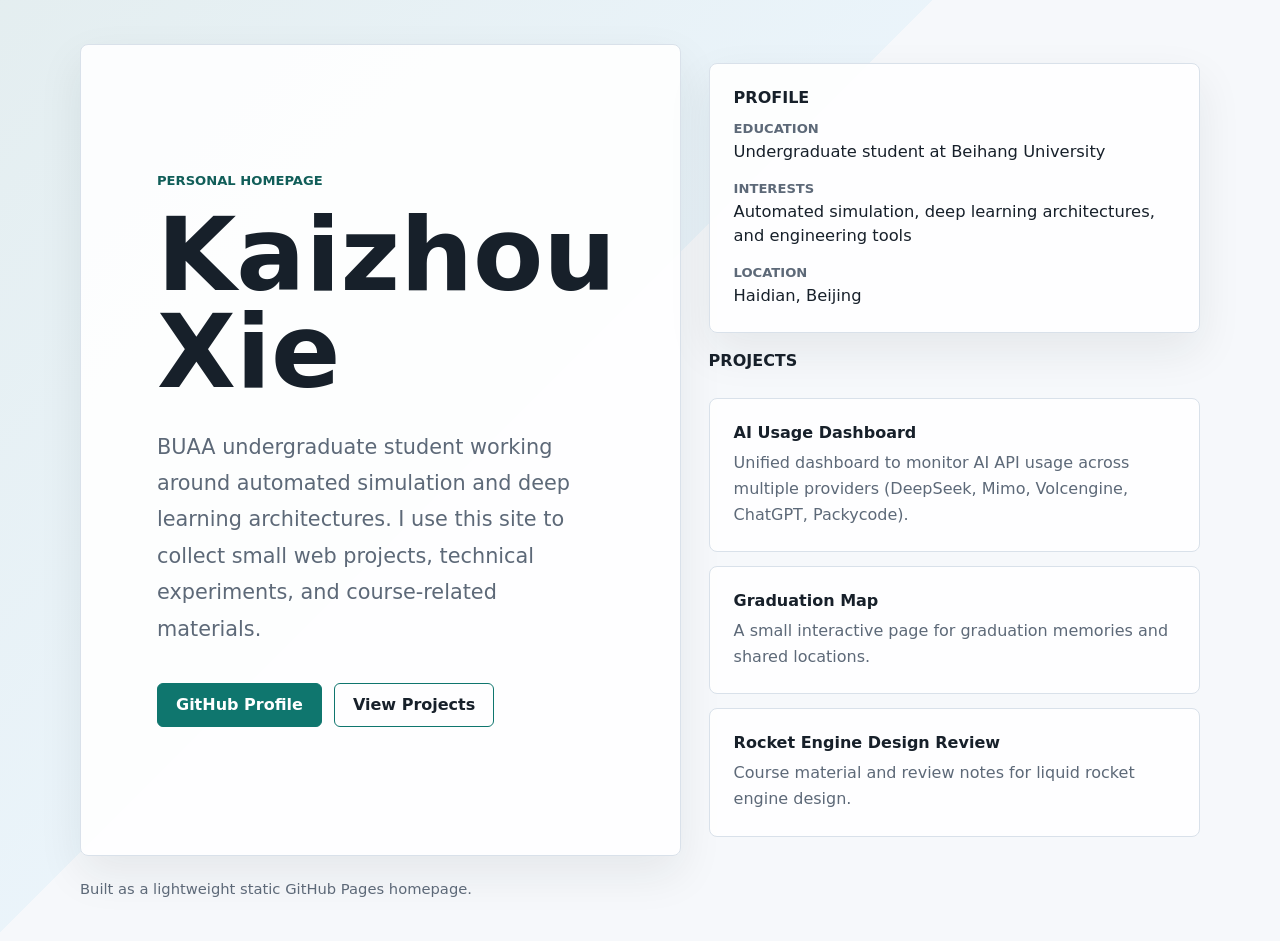
<file: index.html>
<!DOCTYPE html>
<html lang="en">
<head>
  <meta charset="utf-8">
  <meta name="viewport" content="width=device-width, initial-scale=1">
  <title>Kaizhou Xie | Personal Homepage</title>
  <meta name="description" content="Personal homepage of Kaizhou Xie, a BUAA undergraduate student interested in automated simulation and deep learning architectures.">
  <style>
    :root {
      color-scheme: light;
      --bg: #f6f8fb;
      --surface: #ffffff;
      --text: #17202a;
      --muted: #5d6978;
      --line: #d9e1ea;
      --accent: #0f766e;
      --accent-strong: #115e59;
      --shadow: 0 18px 45px rgba(23, 32, 42, 0.08);
    }

    * {
      box-sizing: border-box;
    }

    body {
      margin: 0;
      min-height: 100vh;
      font-family: Inter, ui-sans-serif, system-ui, -apple-system, BlinkMacSystemFont, "Segoe UI", sans-serif;
      color: var(--text);
      background:
        linear-gradient(135deg, rgba(15, 118, 110, 0.08), rgba(14, 165, 233, 0.05) 42%, transparent 42%),
        var(--bg);
    }

    a {
      color: inherit;
      text-decoration: none;
    }

    .page {
      width: min(1120px, calc(100% - 40px));
      margin: 0 auto;
      padding: 44px 0;
    }

    .hero {
      display: grid;
      grid-template-columns: minmax(0, 1.1fr) minmax(300px, 0.9fr);
      gap: 28px;
      align-items: stretch;
      min-height: calc(100vh - 88px);
    }

    .intro,
    .panel,
    .project-card {
      background: rgba(255, 255, 255, 0.9);
      border: 1px solid var(--line);
      box-shadow: var(--shadow);
    }

    .intro {
      display: flex;
      flex-direction: column;
      justify-content: center;
      min-height: 560px;
      padding: clamp(32px, 6vw, 76px);
      border-radius: 8px;
    }

    .eyebrow {
      margin: 0 0 18px;
      color: var(--accent-strong);
      font-size: 0.82rem;
      font-weight: 700;
      letter-spacing: 0;
      text-transform: uppercase;
    }

    h1 {
      margin: 0;
      max-width: 760px;
      font-size: clamp(3rem, 8vw, 6.5rem);
      line-height: 0.95;
      letter-spacing: 0;
    }

    .summary {
      max-width: 680px;
      margin: 28px 0 0;
      color: var(--muted);
      font-size: clamp(1.05rem, 2vw, 1.3rem);
      line-height: 1.75;
    }

    .actions {
      display: flex;
      flex-wrap: wrap;
      gap: 12px;
      margin-top: 36px;
    }

    .button {
      display: inline-flex;
      align-items: center;
      justify-content: center;
      min-height: 44px;
      padding: 0 18px;
      border: 1px solid var(--accent);
      border-radius: 6px;
      font-weight: 700;
      transition: transform 160ms ease, background 160ms ease, color 160ms ease;
    }

    .button.primary {
      color: #ffffff;
      background: var(--accent);
    }

    .button:hover {
      transform: translateY(-1px);
    }

    .side {
      display: grid;
      gap: 18px;
      align-content: center;
    }

    .panel,
    .project-card {
      border-radius: 8px;
      padding: 24px;
    }

    .panel h2,
    .projects h2 {
      margin: 0 0 14px;
      font-size: 1rem;
      letter-spacing: 0;
      text-transform: uppercase;
    }

    .facts {
      display: grid;
      gap: 16px;
      margin: 0;
    }

    .fact {
      display: grid;
      gap: 4px;
    }

    .fact dt {
      color: var(--muted);
      font-size: 0.82rem;
      font-weight: 700;
      text-transform: uppercase;
    }

    .fact dd {
      margin: 0;
      font-size: 1.02rem;
      line-height: 1.5;
    }

    .projects {
      display: grid;
      gap: 14px;
    }

    .project-card {
      display: grid;
      gap: 8px;
      box-shadow: none;
      transition: border-color 160ms ease, transform 160ms ease;
    }

    .project-card:hover {
      border-color: var(--accent);
      transform: translateY(-1px);
    }

    .project-title {
      font-weight: 800;
    }

    .project-card p {
      margin: 0;
      color: var(--muted);
      line-height: 1.6;
    }

    footer {
      padding-top: 24px;
      color: var(--muted);
      font-size: 0.92rem;
    }

    @media (max-width: 840px) {
      .page {
        width: min(100% - 28px, 680px);
        padding: 20px 0;
      }

      .hero {
        grid-template-columns: 1fr;
        min-height: 0;
      }

      .intro {
        min-height: auto;
        padding: 34px 24px;
      }

      h1 {
        font-size: clamp(2.8rem, 17vw, 5rem);
      }
    }
  </style>
</head>
<body>
  <main class="page">
    <section class="hero" aria-label="Personal introduction">
      <div class="intro">
        <p class="eyebrow">Personal Homepage</p>
        <h1>Kaizhou Xie</h1>
        <p class="summary">
          BUAA undergraduate student working around automated simulation and deep learning architectures.
          I use this site to collect small web projects, technical experiments, and course-related materials.
        </p>
        <div class="actions" aria-label="Profile links">
          <a class="button primary" href="https://github.com/Hab1nA" target="_blank" rel="noreferrer">GitHub Profile</a>
          <a class="button" href="#projects">View Projects</a>
        </div>
      </div>

      <aside class="side" aria-label="Profile details">
        <section class="panel">
          <h2>Profile</h2>
          <dl class="facts">
            <div class="fact">
              <dt>Education</dt>
              <dd>Undergraduate student at Beihang University</dd>
            </div>
            <div class="fact">
              <dt>Interests</dt>
              <dd>Automated simulation, deep learning architectures, and engineering tools</dd>
            </div>
            <div class="fact">
              <dt>Location</dt>
              <dd>Haidian, Beijing</dd>
            </div>
          </dl>
        </section>

        <section class="projects" id="projects" aria-label="Site projects">
          <h2>Projects</h2>
          <a class="project-card" href="./AIUsageDashboard/">
            <span class="project-title">AI Usage Dashboard</span>
            <p>Unified dashboard to monitor AI API usage across multiple providers (DeepSeek, Mimo, Volcengine, ChatGPT, Packycode).</p>
          </a>
          <a class="project-card" href="./GraduationMap/G2020/">
            <span class="project-title">Graduation Map</span>
            <p>A small interactive page for graduation memories and shared locations.</p>
          </a>
          <a class="project-card" href="./RocketEngineDesignReview/">
            <span class="project-title">Rocket Engine Design Review</span>
            <p>Course material and review notes for liquid rocket engine design.</p>
          </a>
        </section>
      </aside>
    </section>
    <footer>
      <span>Built as a lightweight static GitHub Pages homepage.</span>
    </footer>
  </main>
</body>
</html>
</file>
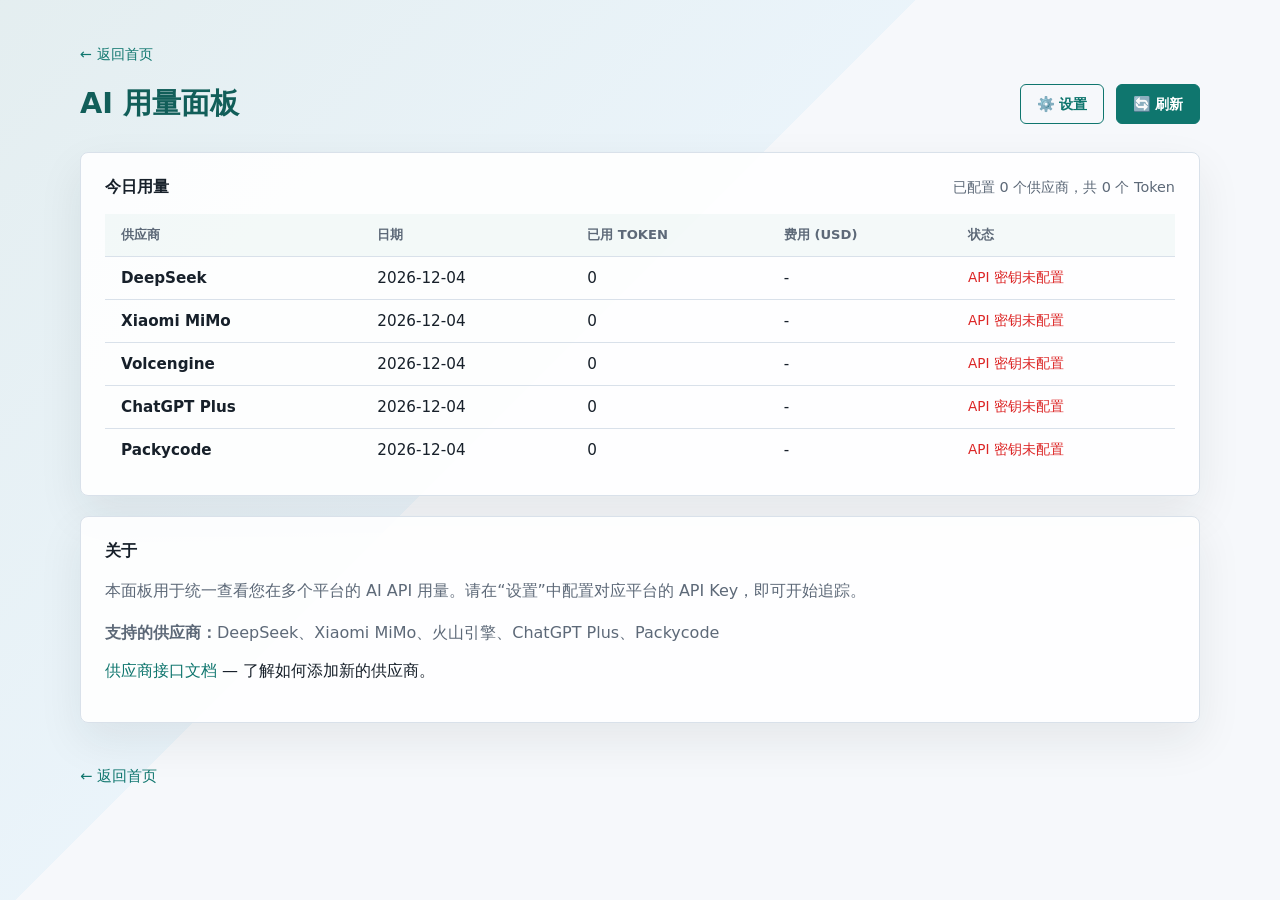
<file: AIUsageDashboard/index.html>
<!DOCTYPE html>
<html lang="zh-CN">
<head>
  <meta charset="utf-8">
  <meta name="viewport" content="width=device-width, initial-scale=1">
  <title>AI 用量面板 | 谢凯舟</title>
  <meta name="description" content="统一查看多个平台 AI API 用量的面板。">
  <style>
    :root {
      color-scheme: light;
      --bg: #f6f8fb;
      --surface: #ffffff;
      --text: #17202a;
      --muted: #5d6978;
      --line: #d9e1ea;
      --accent: #0f766e;
      --accent-strong: #115e59;
      --shadow: 0 18px 45px rgba(23, 32, 42, 0.08);
      --error: #dc2626;
      --success: #16a34a;
    }

    * {
      box-sizing: border-box;
    }

    body {
      margin: 0;
      min-height: 100vh;
      font-family: Inter, ui-sans-serif, system-ui, -apple-system, BlinkMacSystemFont, "Segoe UI", sans-serif;
      color: var(--text);
      background:
        linear-gradient(135deg, rgba(15, 118, 110, 0.08), rgba(14, 165, 233, 0.05) 42%, transparent 42%),
        var(--bg);
    }

    a {
      color: var(--accent);
      text-decoration: none;
    }

    a:hover {
      text-decoration: underline;
    }

    .page {
      width: min(1120px, calc(100% - 40px));
      margin: 0 auto;
      padding: 44px 0;
    }

    .header {
      display: flex;
      justify-content: space-between;
      align-items: center;
      margin-bottom: 28px;
    }

    .header h1 {
      margin: 0;
      font-size: 1.8rem;
      color: var(--accent-strong);
    }

    .header-actions {
      display: flex;
      gap: 12px;
    }

    .btn {
      display: inline-flex;
      align-items: center;
      justify-content: center;
      min-height: 40px;
      padding: 0 16px;
      border: 1px solid var(--accent);
      border-radius: 6px;
      font-weight: 600;
      font-size: 0.9rem;
      cursor: pointer;
      transition: transform 160ms ease, background 160ms ease, color 160ms ease;
    }

    .btn-primary {
      color: #ffffff;
      background: var(--accent);
    }

    .btn-secondary {
      color: var(--accent);
      background: transparent;
    }

    .btn:hover {
      transform: translateY(-1px);
    }

    .card {
      background: rgba(255, 255, 255, 0.9);
      border: 1px solid var(--line);
      box-shadow: var(--shadow);
      border-radius: 8px;
      padding: 24px;
      margin-bottom: 20px;
    }

    .card-header {
      display: flex;
      justify-content: space-between;
      align-items: center;
      margin-bottom: 16px;
    }

    .card-title {
      margin: 0;
      font-size: 1rem;
      text-transform: uppercase;
      letter-spacing: 0;
    }

    /* Usage Table */
    .usage-table {
      width: 100%;
      border-collapse: collapse;
      font-size: 0.95rem;
    }

    .usage-table th,
    .usage-table td {
      padding: 12px 16px;
      text-align: left;
      border-bottom: 1px solid var(--line);
    }

    .usage-table th {
      background: rgba(15, 118, 110, 0.04);
      font-weight: 700;
      text-transform: uppercase;
      font-size: 0.82rem;
      color: var(--muted);
    }

    .usage-table tr:last-child td {
      border-bottom: none;
    }

    .usage-table tr:hover {
      background: rgba(15, 118, 110, 0.02);
    }

    .provider-name {
      font-weight: 600;
    }

    .tokens {
      font-variant-numeric: tabular-nums;
    }

    .cost {
      font-variant-numeric: tabular-nums;
    }

    .status {
      font-size: 0.85rem;
    }

    .status.success {
      color: var(--success);
    }

    .status.error {
      color: var(--error);
    }

    /* Status Message */
    #status-message {
      color: var(--muted);
      font-size: 0.9rem;
      margin: 0;
    }

    /* Loading State */
    .loading-state {
      display: flex;
      flex-direction: column;
      align-items: center;
      justify-content: center;
      padding: 48px;
      color: var(--muted);
    }

    .spinner {
      width: 40px;
      height: 40px;
      border: 3px solid var(--line);
      border-top-color: var(--accent);
      border-radius: 50%;
      animation: spin 0.8s linear infinite;
      margin-bottom: 16px;
    }

    @keyframes spin {
      to { transform: rotate(360deg); }
    }

    /* Error State */
    .error-state {
      padding: 24px;
      text-align: center;
      color: var(--error);
    }

    /* Empty State */
    .empty-state {
      padding: 24px;
      text-align: center;
      color: var(--muted);
    }

    /* Modal */
    .modal {
      display: none;
      position: fixed;
      top: 0;
      left: 0;
      width: 100%;
      height: 100%;
      background: rgba(0, 0, 0, 0.5);
      z-index: 1000;
      justify-content: center;
      align-items: flex-start;
      padding-top: 80px;
    }

    .modal-content {
      background: var(--surface);
      border-radius: 12px;
      padding: 32px;
      width: min(600px, calc(100% - 40px));
      max-height: calc(100vh - 120px);
      overflow-y: auto;
      box-shadow: 0 20px 60px rgba(0, 0, 0, 0.3);
    }

    .modal-content h2 {
      margin: 0 0 24px;
      font-size: 1.3rem;
    }

    .provider-section {
      margin-bottom: 24px;
      padding-bottom: 24px;
      border-bottom: 1px solid var(--line);
    }

    .provider-section:last-of-type {
      border-bottom: none;
      margin-bottom: 0;
      padding-bottom: 0;
    }

    .provider-section h3 {
      margin: 0 0 16px;
      font-size: 1rem;
      color: var(--accent-strong);
    }

    .form-group {
      margin-bottom: 16px;
    }

    .form-group label {
      display: block;
      margin-bottom: 6px;
      font-weight: 600;
      font-size: 0.9rem;
    }

    .form-group input {
      width: 100%;
      padding: 10px 12px;
      border: 1px solid var(--line);
      border-radius: 6px;
      font-size: 0.95rem;
      transition: border-color 160ms ease;
    }

    .form-group input:focus {
      outline: none;
      border-color: var(--accent);
    }

    .modal-actions {
      display: flex;
      gap: 12px;
      margin-top: 24px;
      justify-content: flex-end;
    }

    /* Back Link */
    .back-link {
      display: inline-flex;
      align-items: center;
      gap: 6px;
      margin-bottom: 20px;
      font-size: 0.9rem;
    }

    /* Responsive */
    @media (max-width: 768px) {
      .header {
        flex-direction: column;
        gap: 16px;
        align-items: flex-start;
      }

      .usage-table {
        font-size: 0.85rem;
      }

      .usage-table th,
      .usage-table td {
        padding: 8px 12px;
      }
    }
  </style>
</head>
<body>
  <main class="page">
    <a href="../" class="back-link">← 返回首页</a>

    <div class="header">
      <h1>AI 用量面板</h1>
      <div class="header-actions">
        <button id="settings-btn" class="btn btn-secondary">⚙️ 设置</button>
        <button id="refresh-btn" class="btn btn-primary">🔄 刷新</button>
      </div>
    </div>

    <div class="card">
      <div class="card-header">
        <h2 class="card-title">今日用量</h2>
        <p id="status-message">正在加载供应商…</p>
      </div>
      <div id="usage-container">
        <!-- Usage table will be rendered here -->
      </div>
    </div>

    <div class="card">
      <h2 class="card-title">关于</h2>
      <p style="color: var(--muted); line-height: 1.6;">
        本面板用于统一查看您在多个平台的 AI API 用量。请在“设置”中配置对应平台的 API Key，即可开始追踪。
      </p>
      <p style="color: var(--muted); line-height: 1.6; margin-top: 12px;">
        <strong>支持的供应商：</strong>DeepSeek、Xiaomi MiMo、火山引擎、ChatGPT Plus、Packycode
      </p>
      <p style="margin-top: 16px;">
        <a href="docs/interface.md">供应商接口文档</a> — 了解如何添加新的供应商。
      </p>
    </div>

    <footer style="padding-top: 24px; color: var(--muted); font-size: 0.92rem;">
      <a href="../">← 返回首页</a>
    </footer>
  </main>

  <!-- Settings Modal -->
  <div id="settings-modal" class="modal"></div>

  <!-- Import Map for ES Modules -->
  <script type="importmap">
  {
    "imports": {
      "./": "./",
      "provider-registry": "./provider-registry.js",
      "provider-base": "./provider-base.js",
      "config": "./config.js",
      "ui": "./ui.js",
      "providers/": "./providers/"
    }
  }
  </script>

  <!-- Main Application -->
  <script type="module" src="./main.js"></script>
</body>
</html>
</file>
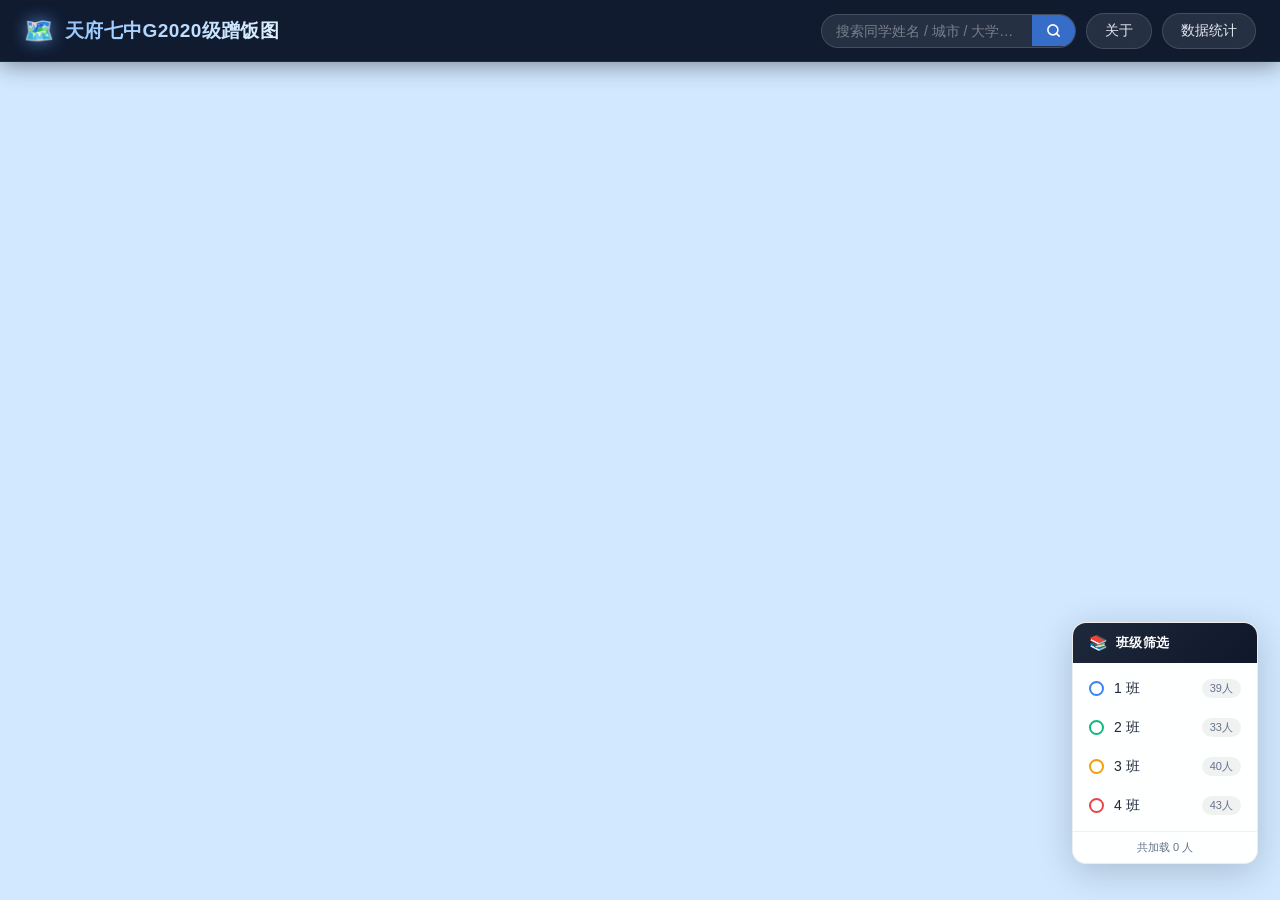
<file: canary/index.html>
<!DOCTYPE html>
<html lang="zh-CN">
<head>
  <meta charset="UTF-8">
  <meta name="viewport" content="width=device-width, initial-scale=1.0">
  <title>天府七中G2020级蹭饭图</title>
  <link rel="stylesheet" href="css/style.css">
</head>
<body>

  <!-- ══════════════════════════════════════
       顶部导航栏
       ══════════════════════════════════════ -->
  <header class="header">
    <div class="header-brand">
      <span class="brand-icon">🗺️</span>
      <h1 class="brand-title">天府七中G2020级蹭饭图</h1>
    </div>

    <div class="header-actions">
      <!-- 搜索框 -->
      <div class="search-wrap">
        <input type="text" id="searchInput" class="search-input" placeholder="搜索同学姓名 / 城市 / 大学…" autocomplete="off">
        <button id="searchBtn" class="search-btn" title="搜索">
          <svg width="15" height="15" viewBox="0 0 24 24" fill="none"
               stroke="currentColor" stroke-width="2.5" stroke-linecap="round" stroke-linejoin="round">
            <circle cx="11" cy="11" r="8"></circle>
            <line x1="21" y1="21" x2="16.65" y2="16.65"></line>
          </svg>
        </button>
      </div>

      <!-- 关于按钮 -->
      <button class="action-btn" id="aboutBtn">关于</button>
      <!-- 数据统计按钮 -->
      <button class="action-btn" id="statsBtn">数据统计</button>
    </div>
  </header>

  <!-- ══════════════════════════════════════
       地图容器
       ══════════════════════════════════════ -->
  <div id="map-container"></div>

  <!-- ══════════════════════════════════════
       右下角班级筛选面板
       ══════════════════════════════════════ -->
  <div class="class-panel" id="classPanel">
    <div class="panel-header">
      <span class="panel-icon">📚</span>
      <span class="panel-title">班级筛选</span>
    </div>
    <div class="panel-body">
      <label class="class-item c1">
        <input type="checkbox" id="class1">
        <span class="class-dot"></span>
        <span class="class-name">1 班</span>
        <span class="class-count" id="count1">0人</span>
      </label>
      <label class="class-item c2">
        <input type="checkbox" id="class2">
        <span class="class-dot"></span>
        <span class="class-name">2 班</span>
        <span class="class-count" id="count2">0人</span>
      </label>
      <label class="class-item c3">
        <input type="checkbox" id="class3">
        <span class="class-dot"></span>
        <span class="class-name">3 班</span>
        <span class="class-count" id="count3">0人</span>
      </label>
      <label class="class-item c4">
        <input type="checkbox" id="class4">
        <span class="class-dot"></span>
        <span class="class-name">4 班</span>
        <span class="class-count" id="count4">0人</span>
      </label>
    </div>
    <div class="panel-footer">
      <span id="totalCount">共加载 0 人</span>
    </div>
  </div>

  <!-- ══════════════════════════════════════
       加载遮罩（地理编码进行时显示）
       ══════════════════════════════════════ -->
  <div class="loading-overlay" id="loadingOverlay">
    <div class="loading-box">
      <div class="spinner"></div>
      <div class="loading-text">正在定位大学位置，请稍候…</div>
    </div>
  </div>

  <!-- ══════════════════════════════════════
       关于 模态框
       ══════════════════════════════════════ -->
  <div class="modal" id="aboutModal" role="dialog" aria-modal="true" aria-labelledby="aboutTitle">
    <div class="modal-card">
      <div class="modal-head">
        <h2 class="modal-title" id="aboutTitle">关于本站</h2>
        <button class="modal-close" data-modal="aboutModal" aria-label="关闭">✕</button>
      </div>
      <div class="modal-body">
        <div class="about-section">
          <h3>🏫 项目简介</h3>
          <p>天府七中G2020级蹭饭图是一个展示2020届高中毕业生就读大学地理分布的可视化工具。通过天地图，直观呈现同学们散落在全国各地的求学轨迹。</p>
        </div>
        <div class="about-section">
          <h3>📖 使用说明</h3>
          <ul>
            <li>勾选右下角班级复选框，即可在地图上显示该班同学的就读大学标记。</li>
            <li>点击地图上的彩色标记，可查看该大学就读的同学信息。</li>
            <li>鼠标悬停标记，可预览大学名称与人数。</li>
            <li>使用顶部搜索框可快速检索同学姓名，并定位到其所在大学（也支持城市或大学搜索）。</li>
            <li>可同时勾选多个班级进行对比查看。</li>
          </ul>
        </div>
        <div class="about-section">
          <h3>⚙️ 配置说明</h3>
          <p>本站使用天地图 JavaScript API v4.0。若地图无法正常加载，请在
            <code>index.html</code> 末尾将 <code>YOUR_API_KEY</code> 替换为您的天地图开发密钥（TK）。</p>
          <p>申请地址：<a href="https://lbs.tianditu.gov.cn/" target="_blank" rel="noopener">lbs.tianditu.gov.cn</a></p>
        </div>
        <div class="about-section">
          <h3>🛠️ 数据维护</h3>
          <p>班级数据分别存储在 <code>data/class1.js</code> ~ <code>data/class4.js</code> 中，每个文件包含
            <code>{ name, university, city }</code> 格式的同学信息，可直接编辑添加。</p>
        </div>
      </div>
    </div>
  </div>

  <!-- ══════════════════════════════════════
       数据统计 模态框
       ══════════════════════════════════════ -->
  <div class="modal" id="statsModal" role="dialog" aria-modal="true" aria-labelledby="statsTitle">
    <div class="modal-card wide">
      <div class="modal-head">
        <h2 class="modal-title" id="statsTitle">📊 数据统计</h2>
        <button class="modal-close" data-modal="statsModal" aria-label="关闭">✕</button>
      </div>
      <div class="modal-body" id="statsContent">
        <!-- 由 JS 动态填充 -->
      </div>
    </div>
  </div>

  <!-- ══════════════════════════════════════
       Toast 提示
       ══════════════════════════════════════ -->
  <div class="toast" id="toast"></div>

  <!-- ══════════════════════════════════════
       班级数据文件（各班独立 JS）
       ══════════════════════════════════════ -->
  <script src="data/class1.js"></script>
  <script src="data/class2.js"></script>
  <script src="data/class3.js"></script>
  <script src="data/class4.js"></script>

  <!-- 主逻辑（须在地图 API 之前加载，以便定义 onTMapCallback） -->
  <script src="js/main.js"></script>

  <!--
    天地图 JavaScript API v4.0
    ★ 必须将下方 YOUR_API_KEY 替换为您在天地图开放平台申请的 TK，否则地图不会加载 ★
    申请地址：https://lbs.tianditu.gov.cn/
  -->
  <script src="https://api.tianditu.gov.cn/api?v=4.0&tk=7403bbf65cbf354d6a9e3574134f9789"></script>
  <script>
    (function bootstrapTMap(maxRetry) {
      if (typeof window.onTMapCallback !== 'function') return;
      var usingPlaceholderKey = !!document.querySelector('script[src*="tk=YOUR_API_KEY"]');
      if (usingPlaceholderKey) {
        console.error('请先在 index.html 中将 YOUR_API_KEY 替换为有效的天地图 TK。');
        return;
      }
      if (typeof window.T !== 'undefined') {
        window.onTMapCallback();
        return;
      }
      if (maxRetry > 0) {
        setTimeout(function () { bootstrapTMap(maxRetry - 1); }, 100);
      }
    })(30);
  </script>

</body>
</html>
</file>
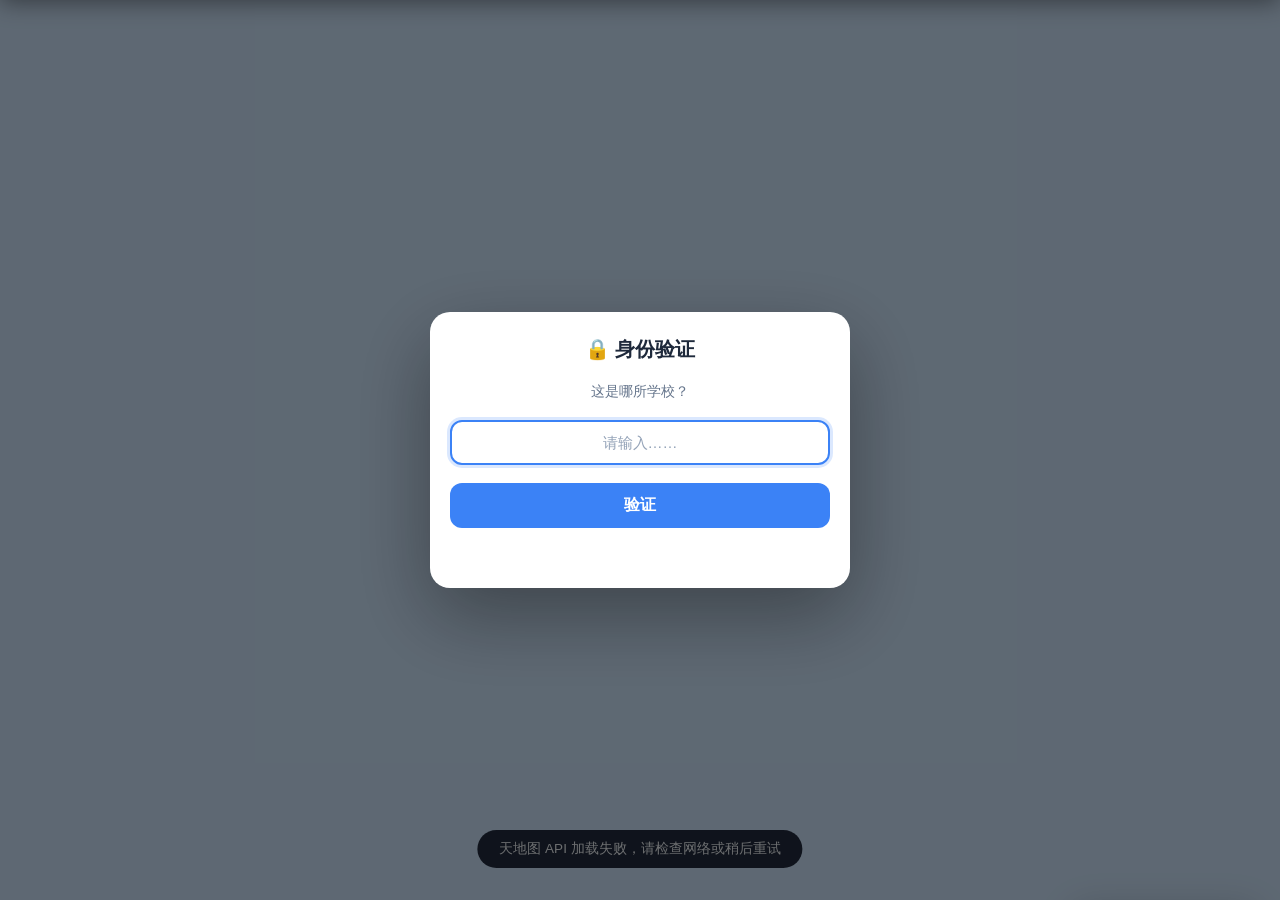
<file: GraduationMap/G2020/index.html>
<!DOCTYPE html>
<html lang="zh-CN">
<head>
  <meta charset="UTF-8">
  <meta name="viewport" content="width=device-width, initial-scale=1.0">
  <title></title>
  <link rel="stylesheet" href="css/style.css">
  <link rel="icon" href="data:image/svg+xml,<svg xmlns='http://www.w3.org/2000/svg' viewBox='0 0 100 100'><text y='.9em' font-size='80'>🗺️</text></svg>">
</head>
<body>

  <!-- ══════════════════════════════════════
        口令验证遮罩
       ══════════════════════════════════════ -->
  <div class="password-gate" id="passwordGate">
    <div class="password-gate-card">
      <h2 class="password-gate-title">🔒 身份验证</h2>
      <p class="password-gate-desc" id="passwordPrompt"></p>
      <input type="text" id="passwordInput" class="password-gate-input"
             placeholder="请输入……" autocomplete="off" autofocus>
      <button id="passwordSubmit" class="password-gate-btn">验证</button>
      <p class="password-gate-error" id="passwordError"></p>
    </div>
  </div>

  <!-- ══════════════════════════════════════
        顶部导航栏
       ══════════════════════════════════════ -->
  <header class="header">
    <div class="header-brand">
      <img class="brand-icon" src="favicon.ico" alt="logo">
      <h1 class="brand-title" id="brandTitle"></h1>
    </div>

    <div class="header-actions">
      <!-- 搜索框 -->
      <div class="search-wrap">
        <input type="text" id="searchInput" class="search-input" placeholder="搜索同学姓名 / 大学……" autocomplete="off">
        <button id="searchBtn" class="search-btn" title="搜索">
          <svg width="15" height="15" viewBox="0 0 24 24" fill="none"
               stroke="currentColor" stroke-width="2.5" stroke-linecap="round" stroke-linejoin="round">
            <circle cx="11" cy="11" r="8"></circle>
            <line x1="21" y1="21" x2="16.65" y2="16.65"></line>
          </svg>
        </button>
      </div>

      <!-- 关于按钮 -->
      <button class="action-btn" id="aboutBtn">关于</button>
      <!-- 数据统计按钮 -->
      <button class="action-btn" id="statsBtn">数据统计</button>
    </div>
  </header>

  <!-- ══════════════════════════════════════
       搜索结果导航条（多结果时显示）
       ══════════════════════════════════════ -->
  <div class="search-nav" id="searchNav">
    <button class="search-nav-btn" id="searchNavPrev" aria-label="上一个结果">
      <svg width="14" height="14" viewBox="0 0 24 24" fill="none"
           stroke="currentColor" stroke-width="2.5" stroke-linecap="round" stroke-linejoin="round">
        <polyline points="15 18 9 12 15 6"></polyline>
      </svg>
    </button>
    <span class="search-nav-info" id="searchNavInfo"></span>
    <button class="search-nav-btn" id="searchNavNext" aria-label="下一个结果">
      <svg width="14" height="14" viewBox="0 0 24 24" fill="none"
           stroke="currentColor" stroke-width="2.5" stroke-linecap="round" stroke-linejoin="round">
        <polyline points="9 18 15 12 9 6"></polyline>
      </svg>
    </button>
    <button class="search-nav-close" id="searchNavClose" aria-label="清除搜索结果">
      <svg width="12" height="12" viewBox="0 0 24 24" fill="none"
           stroke="currentColor" stroke-width="2.5" stroke-linecap="round" stroke-linejoin="round">
        <line x1="18" y1="6" x2="6" y2="18"></line>
        <line x1="6" y1="6" x2="18" y2="18"></line>
      </svg>
    </button>
  </div>

  <!-- ══════════════════════════════════════
       地图容器
       ══════════════════════════════════════ -->
  <div id="map-container"></div>

   <!-- ══════════════════════════════════════
        右下角数据缺失面板（独立于班级筛选）
        ══════════════════════════════════════ -->
   <button type="button" class="missing-panel hidden" id="missingDataToggle">
     <span class="missing-icon">⚠️</span>
     <span class="missing-label">数据缺失</span>
     <span class="missing-count" id="missingCount">0人</span>
   </button>

   <!-- ══════════════════════════════════════
        右下角班级筛选面板
        ══════════════════════════════════════ -->
   <div class="class-panel" id="classPanel">
     <div class="panel-header">
       <span class="panel-icon">📚</span>
       <span class="panel-title">班级筛选</span>
     </div>
     <div class="panel-body" id="classPanelBody">
       <!-- 班级复选框由 JS 根据 CONFIG.classCount 动态生成 -->
     </div>
     <div class="panel-footer">
       <span id="totalCount">共加载 0 人</span>
     </div>
   </div>

  <!-- ══════════════════════════════════════
       加载遮罩（地理编码进行时显示）
       ══════════════════════════════════════ -->
  <div class="loading-overlay" id="loadingOverlay">
    <div class="loading-box">
      <div class="spinner"></div>
      <div class="loading-text">正在定位大学位置，请稍候…</div>
    </div>
  </div>

  <!-- ══════════════════════════════════════
       关于 模态框
       ══════════════════════════════════════ -->
   <div class="modal" id="aboutModal" role="dialog" aria-modal="true" aria-labelledby="aboutTitle">
     <div class="modal-card wide">
       <div class="modal-head">
         <h2 class="modal-title" id="aboutTitle">关于本站</h2>
         <button class="modal-close" data-modal="aboutModal" aria-label="关闭">✕</button>
       </div>
       <div class="modal-body">
          <div class="about-section">
            <h3>🏫 项目简介</h3>
            <p>天府七中 G2020 级<strong>蹭饭图</strong>是一个展示 2020 届高中毕业生就读大学地理分布的可视化工具。以<strong>天地图卫星影像</strong>为底图，将全年级各班同学的大学去向以彩色标记呈现在全国地图上——散落各地的求学轨迹，一张图尽收眼底。无论你身处何方，地图上总有一颗属于你的坐标。</p>
          </div>
         <div class="about-section">
           <h3>🔒 身份验证</h3>
           <p>页面加载后首先展示验证遮罩，需输入正确的<strong>学校名称</strong>才能解锁地图内容。口令通过浏览器端 SHA-256 哈希比对验证，代码中不储存任何明文口令，确保数据仅在班级内部流转。</p>
         </div>
         <div class="about-section">
           <h3>🗺️ 班级筛选</h3>
           <ul>
             <li>右下角<strong>「班级筛选」面板</strong>提供了 <span id="aboutClassRange"></span> 班的复选框，可单独或任意组合勾选。</li>
             <li>每个班级以独立颜色标识——<span id="aboutClassColors"></span>。</li>
             <li>若多个班级有同学就读同一所大学，该标记会<strong>自动合并</strong>为灰色，信息窗内分班列出所有同学。</li>
             <li>面板底部实时显示当前已勾选班级的<strong>总人数</strong>。</li>
           </ul>
         </div>
         <div class="about-section">
           <h3>📍 大学定位逻辑</h3>
           <p>每个大学的坐标通过以下<strong>优先级链条</strong>确定：</p>
           <ol>
             <li><strong>预置经纬度优先：</strong>若数据文件中某同学提供了有效的 <code>latitude</code> / <code>longitude</code> 字段（十进制度，纬度 -90~90、经度 -180~180），则直接以此坐标落点，无需额外网络请求。</li>
             <li><strong>坐标冲突检测：</strong>同一大学若不同同学提供了不一致的坐标，系统判定为冲突，自动回退到地理编码搜索。</li>
             <li><strong>天地图地理编码：</strong>以上情况均不满足时，通过<strong>天地图地理编码服务</strong>将"城市+大学名"转换为经纬度坐标。编码请求以 250ms 间隔逐条发送，避免触发 API 限流。</li>
           </ol>
           <p>地理编码结果会<strong>缓存</strong>至内存（geoCache），同一大学只需请求一次。编码过程中页面展示加载蒙层与进度提示。</p>
         </div>
         <div class="about-section">
           <h3>🔍 搜索功能</h3>
           <p>顶部搜索框支持<strong>两种检索模式</strong>，按优先级依次匹配：</p>
           <ol>
             <li><strong>同学姓名搜索：</strong>在全年级数据中模糊匹配姓名（不区分大小写）。优先精确匹配，命中后地图自动飞至该大学并打开信息窗。若该生所在班级未被当前勾选，会<strong>临时创建标记</strong>并自动合并显示所有班级数据。</li>
             <li><strong>大学/城市搜索：</strong>若姓名未命中，则按大学名称模糊匹配。同样优先精确全名匹配，支持城市名称检索。</li>
           </ol>
           <p>当存在<strong>多个搜索结果</strong>时，顶部出现导航条（ ← 上一个 / 下一个 → ），可逐一浏览。关闭搜索后临时标记自动清除，原有标记恢复原状。</p>
         </div>
         <div class="about-section">
           <h3>📊 数据统计</h3>
           <p>点击顶部<strong>「数据统计」按钮</strong>打开统计面板，内容包括：</p>
           <ul>
             <li><strong>年级总览：</strong>全年级总人数及各班级人数徽标。</li>
             <li><strong>城市分布 Top 8：</strong>以水平柱状图展示同学去向最多的城市排名。</li>
             <li><strong>热门院校 Top 8：</strong>以水平柱状图展示录取人数最多的院校排名。院校名称智能合并——去除括号内校区后缀（如"某某大学（北京校区）"），同时保留<strong>独立办学实体</strong>的完整名称（如"中国地质大学（武汉）"与"中国地质大学（北京）"分别统计，中国石油大学、中国矿业大学同理）。</li>
           </ul>
         </div>
         <div class="about-section">
           <h3>⚠️ 数据缺失</h3>
           <p>部分同学可能缺少大学去向信息。勾选班级后，右下角会显示<strong>「数据缺失」面板</strong>，点击可查看当前已勾选班级中缺失信息的具体名单。该面板独立于班级筛选，仅在有缺数据时可见。</p>
         </div>
         <div class="about-section">
           <h3>💡 交互提示</h3>
           <ul>
             <li><strong>悬停标记：</strong>鼠标悬停地图标记，弹出轻量预览框，显示大学名称与就读人数。</li>
             <li><strong>点击标记：</strong>点击标记打开完整信息窗，按班级分组列出所有同学姓名，附带班级颜色徽标。</li>
             <li><strong>长校名滚动：</strong>标记信息窗中，大学名称超过 15 字时自动启用跑马灯滚动显示。</li>
             <li><strong>模态框操作：</strong>所有弹窗（关于、数据统计、数据缺失）均可通过右上角 ✕ 按钮、点击背景遮罩、或按下 <kbd>ESC</kbd> 键关闭。</li>
             <li><strong>Toast 提示：</strong>操作反馈（搜索无结果、API 额度提示等）以底部短暂浮条形式呈现，3 秒后自动消失。</li>
             <li><strong>比例尺：</strong>地图左下角提供比例尺控件，方便判断实际距离。</li>
             <li><strong>缩放：</strong>支持鼠标滚轮缩放（4–18 级），初始视野覆盖中国全境。</li>
           </ul>
         </div>
         <div class="about-section">
           <h3>🛡️ 容错机制</h3>
           <ul>
             <li><strong>API 额度检测：</strong>通过监听天地图瓦片加载失败和地理编码连续失败两种通道，判定当日 API 调用额度是否已满，一旦触发即暂停队列并提示用户。</li>
             <li><strong>超时保护：</strong>每条地理编码请求设置 8 秒超时，超时后不缓存结果，允许后续重试。</li>
             <li><strong>版本号隔离：</strong>切换班级、关闭搜索等操作会递增版本号，使飞行中的异步回调自动失效，避免过期数据污染当前视图。</li>
           </ul>
         </div>
         <div class="about-section">
           <h3>⚙️ 技术栈</h3>
           <ul>
             <li>地图引擎：<a href="https://lbs.tianditu.gov.cn/" target="_blank" rel="noopener">天地图 JavaScript API v4.0</a>（卫星影像底图）</li>
             <li>地理编码：天地图 Geocoder 服务</li>
             <li>密码学：Web Crypto API（SHA-256）</li>
             <li>纯原生 HTML / CSS / JavaScript，无第三方框架依赖</li>
           </ul>
         </div>
         <div class="about-section">
           <h3>🛠️ 数据维护</h3>
           <p>班级数据分别存储在 <span id="aboutDataFiles"></span> 中。每个文件导出两个数组：</p>
           <ul>
             <li><strong>class<i>N</i>Data：</strong>已知去向的同学，每项包含 <code>{ name, university, city }</code> 及可选的 <code>{ latitude, longitude }</code> 坐标字段。</li>
             <li><strong>class<i>N</i>MissingData：</strong>缺失去向的同学，每项包含 <code>{ name }</code>。</li>
           </ul>
           <p>项目配置（班级数量、颜色、口令等）集中在 <code>js/config.js</code>，修改后即可适配。</p>
         </div>
       </div>
     </div>
   </div>

  <!-- ══════════════════════════════════════
       数据统计 模态框
       ══════════════════════════════════════ -->
  <div class="modal" id="statsModal" role="dialog" aria-modal="true" aria-labelledby="statsTitle">
    <div class="modal-card wide">
      <div class="modal-head">
        <h2 class="modal-title" id="statsTitle">数据统计</h2>
        <button class="modal-close" data-modal="statsModal" aria-label="关闭">✕</button>
      </div>
      <div class="modal-body" id="statsContent">
        <!-- 由 JS 动态填充 -->
      </div>
    </div>
  </div>

   <!-- ══════════════════════════════════════
        数据缺失 模态框
        ══════════════════════════════════════ -->
   <div class="modal" id="missingDataModal" role="dialog" aria-modal="true" aria-labelledby="missingDataTitle">
     <div class="modal-card wide">
       <div class="modal-head">
         <h2 class="modal-title" id="missingDataTitle">⚠️ 数据缺失</h2>
         <button class="modal-close" data-modal="missingDataModal" aria-label="关闭">✕</button>
       </div>
       <div class="modal-body" id="missingDataContent">
         <!-- 由 JS 动态填充 -->
       </div>
     </div>
   </div>

   <!-- ══════════════════════════════════════
        Toast 提示
        ══════════════════════════════════════ -->
   <div class="toast" id="toast"></div>

   <!-- ══════════════════════════════════════
        项目配置文件（须在所有脚本之前加载）
        ══════════════════════════════════════ -->
   <script src="js/config.js"></script>

   <!-- ══════════════════════════════════════
        班级数据文件（根据 CONFIG.classCount 动态加载）
        ══════════════════════════════════════ -->
   <script>
   (function () {
     var count = (typeof CONFIG !== 'undefined' && CONFIG.classCount) ? CONFIG.classCount : 4;
     for (var i = 1; i <= count; i++) {
       document.write('<script src="data/class' + i + '.js"><\/script>');
     }
   })();
  </script>

   <!-- 主逻辑（须在地图 API 之前加载，以便定义 onTMapCallback） -->
   <script src="js/main.js"></script>

   <!--
     天地图 JavaScript API v4.0（TK 由 js/config.js 提供）
     申请地址：https://lbs.tianditu.gov.cn/
   -->
   <script>
     (function () {
       var tk = (typeof CONFIG !== 'undefined' && CONFIG.tiandituTK) ? CONFIG.tiandituTK : '';
       var s = document.createElement('script');
       s.src = 'https://api.tianditu.gov.cn/api?v=4.0&tk=' + tk;
       s.onload = function () {
         if (typeof window.onTMapCallback === 'function') {
           window.onTMapCallback();
         }
       };
       s.onerror = function () {
         var toast = document.getElementById('toast');
         if (toast) {
           toast.textContent = '天地图 API 加载失败，请检查网络或稍后重试';
           toast.classList.add('show');
         }
         console.error('天地图 API 加载失败');
       };
       document.head.appendChild(s);
     })();
   </script>
   <script>
     (function bootstrapTMap(maxRetry) {
       if (typeof window.onTMapCallback !== 'function') return;
       if (typeof window.T !== 'undefined') {
         window.onTMapCallback();
         return;
       }
       if (maxRetry > 0) {
         setTimeout(function () { bootstrapTMap(maxRetry - 1); }, 100);
       }
     })(30);
   </script>

</body>
</html>
</file>
<file: canary/css/style.css>
/* ════════════════════════════════════════════════════════════
   天府七中G2020级蹭饭图  —  全局样式
   ════════════════════════════════════════════════════════════ */

/* ── CSS 变量 ────────────────────────────────────────────── */
:root {
  --hdr-h: 62px;
  --hdr-bg: rgba(10, 20, 42, 0.97);
  --panel-bg: rgba(255, 255, 255, 0.97);
  --panel-shadow: 0 8px 36px rgba(0, 0, 0, 0.18);
  --radius: 14px;
  --c1: #3b82f6;
  --c2: #10b981;
  --c3: #f59e0b;
  --c4: #ef4444;
  --text: #1e293b;
  --muted: #64748b;
  --ease: 0.2s cubic-bezier(0.4, 0, 0.2, 1);
}

/* ── Reset ───────────────────────────────────────────────── */
*, *::before, *::after { box-sizing: border-box; margin: 0; padding: 0; }

body {
  font-family: -apple-system, BlinkMacSystemFont, 'Segoe UI', 'PingFang SC',
               'Hiragino Sans GB', 'Microsoft YaHei', 'Noto Sans SC', sans-serif;
  overflow: hidden;
  width: 100vw;
  height: 100vh;
  background: #d1e8ff;
}

/* ══════════════════════════════════════════════════════════
   顶部导航栏
   ══════════════════════════════════════════════════════════ */
.header {
  position: fixed;
  inset: 0 0 auto 0;
  height: var(--hdr-h);
  background: var(--hdr-bg);
  backdrop-filter: blur(20px);
  -webkit-backdrop-filter: blur(20px);
  display: flex;
  align-items: center;
  justify-content: space-between;
  padding: 0 24px;
  z-index: 1000;
  box-shadow: 0 2px 24px rgba(0, 0, 0, 0.45);
  border-bottom: 1px solid rgba(255, 255, 255, 0.07);
}

/* 左侧品牌区 */
.header-brand {
  display: flex;
  align-items: center;
  gap: 11px;
  user-select: none;
  flex-shrink: 0;
}
.brand-icon { font-size: 24px; filter: drop-shadow(0 0 8px rgba(96, 165, 250, 0.7)); }
.brand-title {
  font-size: 19px;
  font-weight: 700;
  letter-spacing: 0.4px;
  background: linear-gradient(120deg, #93c5fd 0%, #e0f2fe 100%);
  -webkit-background-clip: text;
  -webkit-text-fill-color: transparent;
  background-clip: text;
  white-space: nowrap;
}

/* 右侧操作区 */
.header-actions { display: flex; align-items: center; gap: 10px; }

.search-wrap {
  display: flex;
  align-items: center;
  background: rgba(255, 255, 255, 0.09);
  border: 1px solid rgba(255, 255, 255, 0.14);
  border-radius: 22px;
  overflow: hidden;
  transition: var(--ease);
}
.search-wrap:focus-within {
  background: rgba(255, 255, 255, 0.14);
  border-color: rgba(147, 197, 253, 0.55);
  box-shadow: 0 0 0 3px rgba(59, 130, 246, 0.22);
}
.search-input {
  background: transparent;
  border: none;
  outline: none;
  color: #f1f5f9;
  padding: 8px 14px;
  font-size: 14px;
  width: 210px;
  font-family: inherit;
}
.search-input::placeholder { color: rgba(255, 255, 255, 0.38); }
.search-btn {
  background: rgba(59, 130, 246, 0.75);
  border: none;
  padding: 8px 14px;
  cursor: pointer;
  color: white;
  display: flex;
  align-items: center;
  justify-content: center;
  transition: var(--ease);
}
.search-btn:hover { background: #3b82f6; }

.action-btn {
  background: rgba(255, 255, 255, 0.09);
  border: 1px solid rgba(255, 255, 255, 0.14);
  color: #e2e8f0;
  padding: 8px 18px;
  border-radius: 22px;
  cursor: pointer;
  font-size: 14px;
  font-family: inherit;
  font-weight: 500;
  transition: var(--ease);
  white-space: nowrap;
}
.action-btn:hover {
  background: rgba(255, 255, 255, 0.18);
  border-color: rgba(255, 255, 255, 0.28);
  color: #fff;
}

/* ══════════════════════════════════════════════════════════
   地图容器
   ══════════════════════════════════════════════════════════ */
#map-container {
  position: absolute;
  top: var(--hdr-h);
  left: 0;
  right: 0;
  bottom: 0;
}

/* ══════════════════════════════════════════════════════════
   右下角班级筛选面板
   ══════════════════════════════════════════════════════════ */
.class-panel {
  position: fixed;
  right: 22px;
  bottom: 36px;
  background: var(--panel-bg);
  border-radius: var(--radius);
  box-shadow: var(--panel-shadow);
  min-width: 186px;
  z-index: 900;
  border: 1px solid rgba(0, 0, 0, 0.07);
  overflow: hidden;
  backdrop-filter: blur(18px);
  -webkit-backdrop-filter: blur(18px);
}

.panel-header {
  background: linear-gradient(135deg, #1e293b 0%, #0f172a 100%);
  color: white;
  padding: 11px 16px;
  display: flex;
  align-items: center;
  gap: 8px;
}
.panel-icon { font-size: 15px; }
.panel-title { font-size: 13px; font-weight: 600; letter-spacing: 0.4px; }

.panel-body { padding: 6px 0; }

.class-item {
  display: flex;
  align-items: center;
  gap: 10px;
  padding: 10px 16px;
  cursor: pointer;
  transition: background var(--ease);
  user-select: none;
}
.class-item:hover { background: rgba(0, 0, 0, 0.04); }
.class-item input[type="checkbox"] { display: none; }

/* 自定义圆形复选框 */
.class-dot {
  width: 15px;
  height: 15px;
  border-radius: 50%;
  border: 2.5px solid;
  flex-shrink: 0;
  transition: var(--ease);
  position: relative;
  display: flex;
  align-items: center;
  justify-content: center;
}
.class-dot::after {
  content: '';
  width: 6px;
  height: 6px;
  border-radius: 50%;
  background: white;
  opacity: 0;
  transition: var(--ease);
}
.class-item input:checked ~ .class-dot::after { opacity: 1; }

.class-item.c1 .class-dot { border-color: var(--c1); }
.class-item.c2 .class-dot { border-color: var(--c2); }
.class-item.c3 .class-dot { border-color: var(--c3); }
.class-item.c4 .class-dot { border-color: var(--c4); }

.class-item.c1 input:checked ~ .class-dot { background: var(--c1); }
.class-item.c2 input:checked ~ .class-dot { background: var(--c2); }
.class-item.c3 input:checked ~ .class-dot { background: var(--c3); }
.class-item.c4 input:checked ~ .class-dot { background: var(--c4); }

.class-name { font-size: 14px; color: var(--text); font-weight: 500; flex: 1; }
.class-count {
  font-size: 11px;
  color: var(--muted);
  background: rgba(0, 0, 0, 0.055);
  padding: 2px 8px;
  border-radius: 10px;
}

.panel-footer {
  border-top: 1px solid rgba(0, 0, 0, 0.06);
  padding: 8px 16px;
  font-size: 11px;
  color: var(--muted);
  text-align: center;
}

/* ══════════════════════════════════════════════════════════
   加载遮罩
   ══════════════════════════════════════════════════════════ */
.loading-overlay {
  display: none;
  position: fixed;
  inset: 0;
  background: rgba(0, 0, 0, 0.32);
  backdrop-filter: blur(5px);
  z-index: 2000;
  align-items: center;
  justify-content: center;
}
.loading-box {
  background: white;
  border-radius: 18px;
  padding: 32px 52px;
  display: flex;
  flex-direction: column;
  align-items: center;
  gap: 18px;
  box-shadow: 0 24px 64px rgba(0, 0, 0, 0.28);
}
.spinner {
  width: 40px;
  height: 40px;
  border: 3px solid #e2e8f0;
  border-top-color: var(--c1);
  border-radius: 50%;
  animation: spin 0.7s linear infinite;
}
@keyframes spin { to { transform: rotate(360deg); } }
.loading-text { font-size: 14px; color: #475569; font-weight: 500; }

/* ══════════════════════════════════════════════════════════
   模态框（通用）
   ══════════════════════════════════════════════════════════ */
.modal {
  display: none;
  position: fixed;
  inset: 0;
  background: rgba(0, 0, 0, 0.48);
  backdrop-filter: blur(8px);
  z-index: 3000;
  align-items: center;
  justify-content: center;
  padding: 20px;
}
.modal.show { display: flex; }

.modal-card {
  background: white;
  border-radius: 20px;
  box-shadow: 0 28px 80px rgba(0, 0, 0, 0.3);
  max-width: 560px;
  width: 100%;
  max-height: 82vh;
  display: flex;
  flex-direction: column;
  overflow: hidden;
  animation: pop-in 0.24s cubic-bezier(0.34, 1.2, 0.64, 1);
}
.modal-card.wide { max-width: 700px; }

@keyframes pop-in {
  from { opacity: 0; transform: scale(0.92) translateY(12px); }
  to   { opacity: 1; transform: scale(1)    translateY(0); }
}

.modal-head {
  display: flex;
  align-items: center;
  justify-content: space-between;
  padding: 18px 24px;
  border-bottom: 1px solid #f1f5f9;
  background: linear-gradient(135deg, #f8fafc, #f1f5f9);
  flex-shrink: 0;
}
.modal-title { font-size: 17px; font-weight: 700; color: var(--text); }
.modal-close {
  background: #f1f5f9;
  border: none;
  width: 30px;
  height: 30px;
  border-radius: 50%;
  cursor: pointer;
  font-size: 14px;
  color: var(--muted);
  display: flex;
  align-items: center;
  justify-content: center;
  transition: var(--ease);
}
.modal-close:hover { background: #e2e8f0; color: var(--text); }

.modal-body {
  padding: 24px;
  overflow-y: auto;
  flex: 1;
  /* 美化滚动条（现代浏览器） */
  scrollbar-width: thin;
  scrollbar-color: #cbd5e1 transparent;
}
.modal-body::-webkit-scrollbar { width: 5px; }
.modal-body::-webkit-scrollbar-track { background: transparent; }
.modal-body::-webkit-scrollbar-thumb { background: #cbd5e1; border-radius: 3px; }

/* ── 关于 modal 内容 ── */
.about-section { margin-bottom: 22px; }
.about-section:last-child { margin-bottom: 0; }
.about-section h3 { font-size: 14px; font-weight: 700; color: var(--text); margin-bottom: 8px; }
.about-section p,
.about-section li { font-size: 13.5px; color: #475569; line-height: 1.75; }
.about-section ul { padding-left: 18px; }
.about-section li { margin-bottom: 3px; }
.about-section code {
  background: #f1f5f9; padding: 1px 6px; border-radius: 4px;
  font-size: 12px; font-family: 'JetBrains Mono','Fira Code',monospace; color: var(--c1);
}
.about-section a { color: var(--c1); text-decoration: none; }
.about-section a:hover { text-decoration: underline; }

/* ── 数据统计 modal 内容 ── */
.stats-summary {
  text-align: center;
  margin-bottom: 26px;
}
.stats-total { font-size: 14px; color: var(--muted); margin-bottom: 14px; }
.stats-num { font-size: 38px; font-weight: 800; color: var(--text); }
.stats-badges { display: flex; gap: 10px; justify-content: center; flex-wrap: wrap; }
.stats-badge {
  display: flex; align-items: center; gap: 6px;
  padding: 7px 14px; border-radius: 10px; border: 2px solid;
  font-size: 13px;
}
.badge-dot { width: 8px; height: 8px; border-radius: 50%; flex-shrink: 0; }

.stats-section { margin-bottom: 22px; }
.stats-section:last-child { margin-bottom: 0; }
.stats-section-title { font-size: 13px; font-weight: 700; color: var(--text); margin-bottom: 12px; }

.bar-list { display: flex; flex-direction: column; gap: 8px; }
.bar-row { display: flex; align-items: center; gap: 10px; }
.bar-label { width: 88px; font-size: 12px; color: var(--muted); text-align: right; flex-shrink: 0; overflow: hidden; text-overflow: ellipsis; white-space: nowrap; }
.bar-track { flex: 1; height: 8px; background: #f1f5f9; border-radius: 4px; overflow: hidden; }
.bar-fill { height: 100%; border-radius: 4px; transition: width 0.7s cubic-bezier(0.4,0,0.2,1); }
.bar-count { width: 38px; font-size: 12px; color: #94a3b8; flex-shrink: 0; }

/* ══════════════════════════════════════════════════════════
   Toast 提示
   ══════════════════════════════════════════════════════════ */
.toast {
  position: fixed;
  bottom: 32px;
  left: 50%;
  transform: translateX(-50%) translateY(20px);
  background: rgba(15, 23, 42, 0.9);
  color: #f1f5f9;
  padding: 10px 22px;
  border-radius: 24px;
  font-size: 13.5px;
  z-index: 9999;
  opacity: 0;
  pointer-events: none;
  transition: opacity 0.25s, transform 0.25s;
  white-space: nowrap;
}
.toast.show {
  opacity: 1;
  transform: translateX(-50%) translateY(0);
}

/* ══════════════════════════════════════════════════════════
   地图控件位置微调
   ══════════════════════════════════════════════════════════ */
/* 天地图缩放控件稍微上移，避免被 class-panel 遮住 */
.tdt-control-zoom {
  margin-bottom: 8px !important;
}
</file>
<file: GraduationMap/G2020/css/style.css>
/* ════════════════════════════════════════════════════════════
   天府七中G2020级蹭饭图  —  全局样式
   ════════════════════════════════════════════════════════════ */

/* ── CSS 变量 ────────────────────────────────────────────── */
:root {
  --hdr-h: 62px;
  --hdr-bg: rgba(10, 20, 42, 0.97);
  --panel-bg: rgba(255, 255, 255, 0.97);
  --panel-shadow: 0 8px 36px rgba(0, 0, 0, 0.18);
  --radius: 14px;
  --brand: #3b82f6;
  --text: #1e293b;
  --muted: #64748b;
  --ease: 0.2s cubic-bezier(0.4, 0, 0.2, 1);
}

/* ── Reset ───────────────────────────────────────────────── */
*, *::before, *::after { box-sizing: border-box; margin: 0; padding: 0; }

body {
  font-family: -apple-system, BlinkMacSystemFont, 'Segoe UI', 'PingFang SC',
               'Hiragino Sans GB', 'Microsoft YaHei', 'Noto Sans SC', sans-serif;
  overflow: hidden;
  width: 100vw;
  height: 100vh;
  background: #d1e8ff;
}

/* ── 口令验证：页面内容隐藏（验证通过后滑入） ── */
.header {
  transform: translateY(-100%);
  transition: transform 0.5s cubic-bezier(0.22, 0.61, 0.36, 1);
}
.header.reveal {
  transform: translateY(0);
}
.class-panel {
  transform: translateY(calc(100% + 36px));
  transition: transform 0.5s cubic-bezier(0.22, 0.61, 0.36, 1);
}
.class-panel.reveal {
  transform: translateY(0);
}

/* ══════════════════════════════════════════════════════════
   顶部导航栏
   ══════════════════════════════════════════════════════════ */
.header {
  position: fixed;
  inset: 0 0 auto 0;
  height: var(--hdr-h);
  background: var(--hdr-bg);
  backdrop-filter: blur(20px);
  -webkit-backdrop-filter: blur(20px);
  display: flex;
  align-items: center;
  justify-content: space-between;
  padding: 0 24px;
  z-index: 1000;
  box-shadow: 0 2px 24px rgba(0, 0, 0, 0.45);
  border-bottom: 1px solid rgba(255, 255, 255, 0.07);
}

/* 左侧品牌区 */
.header-brand {
  display: flex;
  align-items: center;
  gap: 11px;
  user-select: none;
  flex-shrink: 0;
}
.brand-icon { width: 24px; height: 24px; filter: drop-shadow(0 0 8px rgba(96, 165, 250, 0.7)); }
.brand-title {
  font-size: 19px;
  font-weight: 700;
  letter-spacing: 0.4px;
  background: linear-gradient(120deg, #93c5fd 0%, #e0f2fe 100%);
  -webkit-background-clip: text;
  -webkit-text-fill-color: transparent;
  background-clip: text;
  white-space: nowrap;
}

/* 右侧操作区 */
.header-actions { display: flex; align-items: center; gap: 10px; }

.search-wrap {
  display: flex;
  align-items: center;
  background: rgba(255, 255, 255, 0.09);
  border: 1px solid rgba(255, 255, 255, 0.14);
  border-radius: 22px;
  overflow: hidden;
  transition: var(--ease);
}
.search-wrap:focus-within {
  background: rgba(255, 255, 255, 0.14);
  border-color: rgba(147, 197, 253, 0.55);
  box-shadow: 0 0 0 3px rgba(59, 130, 246, 0.22);
}
.search-input {
  background: transparent;
  border: none;
  outline: none;
  color: #f1f5f9;
  padding: 8px 14px;
  font-size: 14px;
  width: 210px;
  font-family: inherit;
}
.search-input::placeholder { color: rgba(255, 255, 255, 0.38); }
.search-btn {
  background: rgba(59, 130, 246, 0.75);
  border: none;
  padding: 8px 14px;
  cursor: pointer;
  color: white;
  display: flex;
  align-items: center;
  justify-content: center;
  align-self: stretch;
  transition: var(--ease);
}
.search-btn:hover { background: var(--brand); }

/* ── 搜索结果导航条 ── */
.search-nav {
  display: none;
  position: fixed;
  top: calc(var(--hdr-h) + 10px);
  left: 50%;
  transform: translateX(-50%);
  z-index: 1100;
  align-items: center;
  gap: 6px;
  background: rgba(15, 23, 42, 0.94);
  backdrop-filter: blur(14px);
  -webkit-backdrop-filter: blur(14px);
  border: 1px solid rgba(255, 255, 255, 0.12);
  border-radius: 24px;
  padding: 5px 8px 5px 10px;
  box-shadow: 0 6px 24px rgba(0, 0, 0, 0.35);
  color: #f1f5f9;
  font-size: 13px;
  white-space: nowrap;
  max-width: calc(100vw - 40px);
  overflow: hidden;
}
.search-nav.show {
  display: flex;
  animation: search-nav-in 0.22s cubic-bezier(0.34, 1.2, 0.64, 1);
}
@keyframes search-nav-in {
  from { opacity: 0; transform: translateX(-50%) translateY(-10px); }
  to   { opacity: 1; transform: translateX(-50%) translateY(0); }
}
.search-nav-btn {
  background: rgba(255, 255, 255, 0.1);
  border: 1px solid rgba(255, 255, 255, 0.15);
  color: #e2e8f0;
  width: 28px;
  height: 28px;
  border-radius: 50%;
  cursor: pointer;
  display: flex;
  align-items: center;
  justify-content: center;
  transition: var(--ease);
  flex-shrink: 0;
  padding: 0;
}
.search-nav-btn:hover:not(:disabled) { background: rgba(255, 255, 255, 0.22); }
.search-nav-btn:disabled { opacity: 0.3; cursor: default; }
.search-nav-info {
  padding: 0 4px;
  overflow: hidden;
  text-overflow: ellipsis;
}
.search-nav-info .nav-index { color: #93c5fd; font-weight: 700; }
.search-nav-info .nav-sep   { color: #475569; }
.search-nav-info .nav-total { color: #64748b; }
.search-nav-info .nav-label { color: #cbd5e1; margin-left: 6px; }
.search-nav-close {
  background: transparent;
  border: none;
  color: #64748b;
  cursor: pointer;
  width: 24px;
  height: 24px;
  border-radius: 50%;
  display: flex;
  align-items: center;
  justify-content: center;
  transition: var(--ease);
  flex-shrink: 0;
  margin-left: 2px;
  padding: 0;
}
.search-nav-close:hover { background: rgba(255, 255, 255, 0.1); color: #e2e8f0; }

.action-btn {
  background: rgba(255, 255, 255, 0.09);
  border: 1px solid rgba(255, 255, 255, 0.14);
  color: #e2e8f0;
  padding: 8px 18px;
  border-radius: 22px;
  cursor: pointer;
  font-size: 14px;
  font-family: inherit;
  font-weight: 500;
  transition: var(--ease);
  white-space: nowrap;
}
.action-btn:hover {
  background: rgba(255, 255, 255, 0.18);
  border-color: rgba(255, 255, 255, 0.28);
  color: #fff;
}

/* ══════════════════════════════════════════════════════════
   地图容器
   ══════════════════════════════════════════════════════════ */
#map-container {
  position: absolute;
  top: 0;
  left: 0;
  right: 0;
  bottom: 0;
}

/* ══════════════════════════════════════════════════════════
   右下角班级筛选面板
   ══════════════════════════════════════════════════════════ */
.class-panel {
  position: fixed;
  right: 22px;
  bottom: 36px;
  background: var(--panel-bg);
  border-radius: var(--radius);
  box-shadow: var(--panel-shadow);
  min-width: 186px;
  z-index: 900;
  border: 1px solid rgba(0, 0, 0, 0.07);
  overflow: hidden;
  backdrop-filter: blur(18px);
  -webkit-backdrop-filter: blur(18px);
}

.panel-header {
  background: linear-gradient(135deg, #1e293b 0%, #0f172a 100%);
  color: white;
  padding: 11px 16px;
  display: flex;
  align-items: center;
  gap: 8px;
}
.panel-icon { font-size: 15px; }
.panel-title { font-size: 13px; font-weight: 600; letter-spacing: 0.4px; }

.panel-body { padding: 6px 0; }

.class-item {
  display: flex;
  align-items: center;
  gap: 10px;
  padding: 10px 16px;
  cursor: pointer;
  transition: background var(--ease);
  user-select: none;
}
.class-item:hover { background: rgba(0, 0, 0, 0.04); }
.class-item input[type="checkbox"] { display: none; }

/* 自定义圆形复选框 */
.class-dot {
  width: 15px;
  height: 15px;
  border-radius: 50%;
  border: 2.5px solid;
  flex-shrink: 0;
  transition: var(--ease);
  position: relative;
  display: flex;
  align-items: center;
  justify-content: center;
}
.class-dot::after {
  content: '';
  width: 6px;
  height: 6px;
  border-radius: 50%;
  background: white;
  opacity: 0;
  transition: var(--ease);
}
.class-item input:checked ~ .class-dot::after { opacity: 1; }

.class-name { font-size: 14px; color: var(--text); font-weight: 500; flex: 1; }
.class-count {
  font-size: 11px;
  color: var(--muted);
  background: rgba(0, 0, 0, 0.055);
  padding: 2px 8px;
  border-radius: 10px;
}

.panel-footer {
  border-top: 1px solid rgba(0, 0, 0, 0.06);
  padding: 8px 16px;
  font-size: 11px;
  color: var(--muted);
  text-align: center;
}

/* ══════════════════════════════════════════════════════════
   加载遮罩
   ══════════════════════════════════════════════════════════ */
.loading-overlay {
  display: none;
  position: fixed;
  inset: 0;
  background: rgba(0, 0, 0, 0.45);
  z-index: 2000;
  align-items: center;
  justify-content: center;
}
.loading-box {
  background: white;
  border-radius: 18px;
  padding: 32px 52px;
  display: flex;
  flex-direction: column;
  align-items: center;
  gap: 18px;
  box-shadow: 0 24px 64px rgba(0, 0, 0, 0.28);
}
.spinner {
  width: 40px;
  height: 40px;
  border: 3px solid #e2e8f0;
  border-top-color: var(--brand);
  border-radius: 50%;
  will-change: transform;
  animation: spin 0.5s linear infinite;
}
@keyframes spin { to { transform: rotate(360deg); } }
.loading-text { font-size: 14px; color: #475569; font-weight: 500; }

/* ══════════════════════════════════════════════════════════
   模态框（通用）
   ══════════════════════════════════════════════════════════ */
.modal {
  display: none;
  position: fixed;
  inset: 0;
  background: rgba(0, 0, 0, 0.45);
  z-index: 3000;
  align-items: center;
  justify-content: center;
  padding: 20px;
}
.modal.show { display: flex; }

.modal-card {
  background: white;
  border-radius: 20px;
  box-shadow: 0 28px 80px rgba(0, 0, 0, 0.3);
  max-width: 560px;
  width: 100%;
  max-height: 82vh;
  display: flex;
  flex-direction: column;
  overflow: hidden;
  animation: pop-in 0.24s cubic-bezier(0.34, 1.2, 0.64, 1);
}
.modal-card.wide { max-width: 700px; }

@keyframes pop-in {
  from { opacity: 0; transform: scale(0.92) translateY(12px); }
  to   { opacity: 1; transform: scale(1)    translateY(0); }
}

.modal-head {
  display: flex;
  align-items: center;
  justify-content: space-between;
  padding: 18px 24px;
  border-bottom: 1px solid #f1f5f9;
  background: linear-gradient(135deg, #f8fafc, #f1f5f9);
  flex-shrink: 0;
}
.modal-title { font-size: 17px; font-weight: 700; color: var(--text); }
.modal-close {
  background: #f1f5f9;
  border: none;
  width: 30px;
  height: 30px;
  border-radius: 50%;
  cursor: pointer;
  font-size: 14px;
  color: var(--muted);
  display: flex;
  align-items: center;
  justify-content: center;
  transition: var(--ease);
}
.modal-close:hover { background: #e2e8f0; color: var(--text); }

.modal-body {
  padding: 28px 32px;
  overflow-y: auto;
  flex: 1;
  /* 美化滚动条（现代浏览器） */
  scrollbar-width: thin;
  scrollbar-color: #cbd5e1 transparent;
}
.modal-body::-webkit-scrollbar { width: 5px; }
.modal-body::-webkit-scrollbar-track { background: transparent; }
.modal-body::-webkit-scrollbar-thumb { background: #cbd5e1; border-radius: 3px; }

/* ── 关于 modal 内容 ── */
.about-section { margin-bottom: 22px; }
.about-section:last-child { margin-bottom: 0; }
.about-section h3 { font-size: 14px; font-weight: 700; color: var(--text); margin-bottom: 8px; }
.about-section p,
.about-section li { font-size: 13.5px; color: #475569; line-height: 1.75; }
.about-section ul,
.about-section ol { padding-left: 20px; }
.about-section li { margin-bottom: 3px; }
.about-section ol { margin-top: 6px; }
.about-section kbd {
  background: #f1f5f9;
  border: 1px solid #cbd5e1;
  border-radius: 4px;
  padding: 0 5px;
  font-size: 12px;
  font-family: -apple-system, BlinkMacSystemFont, 'PingFang SC', 'Microsoft YaHei', sans-serif;
  color: #334155;
}
.about-section code {
  background: #f1f5f9; padding: 1px 6px; border-radius: 4px;
  font-size: 12px; font-family: 'JetBrains Mono','Fira Code',monospace; color: var(--brand);
}
.about-section a { color: var(--brand); text-decoration: none; }
.about-section a:hover { text-decoration: underline; }

/* ── 数据缺失面板（独立于班级筛选面板，位于其上方） ── */
.missing-panel {
  position: fixed;
  right: 22px;
  /* bottom 由 JS 动态计算：班级筛选面板顶部 + 20px 间距 */
  background: var(--panel-bg);
  border-radius: var(--radius);
  box-shadow: var(--panel-shadow);
  min-width: 186px;
  z-index: 900;
  border: 2.5px solid #FFD700;
  overflow: hidden;
  backdrop-filter: blur(18px);
  -webkit-backdrop-filter: blur(18px);
  display: flex;
  align-items: center;
  gap: 10px;
  padding: 11px 16px;
  cursor: pointer;
  user-select: none;
  transition: background var(--ease), box-shadow var(--ease);
}
.missing-panel:hover {
  background: rgba(255, 255, 255, 0.60);
  box-shadow: 0 0 18px rgba(255, 215, 0, 0.30);
}
.missing-panel.hidden {
  display: none;
}
.missing-icon { font-size: 15px; }
.missing-label { font-size: 13px; color: var(--text); font-weight: 600; letter-spacing: 0.4px; flex: 1; }
.missing-count {
  font-size: 11px;
  color: #b8860b;
  background: rgba(255, 215, 0, 0.2);
  padding: 2px 8px;
  border-radius: 10px;
  font-weight: 600;
}

/* ── 数据缺失 modal 内容 ── */
.missing-data-section {
  margin-bottom: 20px;
}
.missing-data-section:last-child { margin-bottom: 0; }
.missing-data-class-title {
  font-size: 13px;
  font-weight: 700;
  margin-bottom: 8px;
  display: inline-flex;
  align-items: center;
  gap: 6px;
  background: #f1f5f9;
  border-radius: 999px;
  padding: 4px 12px;
}
.missing-data-class-dot {
  width: 8px;
  height: 8px;
  border-radius: 50%;
  flex-shrink: 0;
}
.missing-data-list {
  list-style: none;
  padding: 0 0 0 8px;
  margin: 0;
}
.missing-data-list li {
  font-size: 13.5px;
  color: #475569;
  line-height: 1.85;
  padding: 2px 0;
}
.missing-data-list li::before {
  content: '• ';
  color: #94a3b8;
}
.missing-data-empty {
  text-align: center;
  color: var(--muted);
  font-size: 14px;
  padding: 20px 0;
}

/* ── 数据统计 modal 内容 ── */
.stats-summary {
  text-align: center;
  margin-bottom: 26px;
}
.stats-total { font-size: 14px; color: var(--muted); margin-bottom: 14px; }
.stats-num { font-size: 38px; font-weight: 800; color: var(--text); }
.stats-badges { display: flex; gap: 10px; justify-content: center; flex-wrap: wrap; }
.stats-badge {
  display: flex; align-items: center; gap: 6px;
  padding: 7px 14px; border-radius: 10px; border: 2px solid;
  font-size: 13px;
}
.badge-dot { width: 8px; height: 8px; border-radius: 50%; flex-shrink: 0; }

.stats-section { margin-bottom: 22px; }
.stats-section:last-child { margin-bottom: 0; }
.stats-section-title { font-size: 13px; font-weight: 700; color: var(--text); margin-bottom: 12px; }

.bar-list { display: flex; flex-direction: column; gap: 8px; }
.bar-row { display: flex; align-items: center; gap: 10px; }
.bar-label { width: 88px; font-size: 12px; color: var(--muted); text-align: right; flex-shrink: 0; overflow: hidden; text-overflow: ellipsis; white-space: nowrap; }
.bar-track { flex: 1; height: 8px; background: #f1f5f9; border-radius: 4px; overflow: hidden; }
.bar-fill { height: 100%; border-radius: 4px; transition: width 0.7s cubic-bezier(0.4,0,0.2,1); }
.bar-count { width: 38px; font-size: 12px; color: #94a3b8; flex-shrink: 0; }

@keyframes marquee-scroll {
  0% { transform: translateX(0); }
  100% { transform: translateX(-100%); }
}
.marquee-wrap {
  overflow: hidden;
  width: 100%;
}
.marquee-inner {
  display: inline-block;
  white-space: nowrap;
  animation: marquee-scroll 8s linear infinite;
}

/* ══════════════════════════════════════════════════════════
   Toast 提示
   ══════════════════════════════════════════════════════════ */
.toast {
  position: fixed;
  bottom: 32px;
  left: 50%;
  transform: translateX(-50%) translateY(20px);
  background: rgba(15, 23, 42, 0.9);
  color: #f1f5f9;
  padding: 10px 22px;
  border-radius: 24px;
  font-size: 13.5px;
  z-index: 9999;
  opacity: 0;
  pointer-events: none;
  transition: opacity 0.25s, transform 0.25s;
  white-space: nowrap;
}
.toast.show {
  opacity: 1;
  transform: translateX(-50%) translateY(0);
}

/* ══════════════════════════════════════════════════════════
   地图控件位置微调
   ══════════════════════════════════════════════════════════ */
/* 天地图缩放控件稍微上移，避免被 class-panel 遮住 */
.tdt-control-zoom {
  margin-bottom: 8px !important;
}

/* 地图信息窗：隐藏关闭按钮并改为圆角边框 */
.tdt-infowindow-close,
.tdt-infowindow-close-button,
.tdt-popup-close-button {
  display: none !important;
}

.tdt-infowindow-content-wrapper,
.tdt-popup-content-wrapper {
  border-radius: 12px !important;
  overflow: hidden !important;
}

/* ══════════════════════════════════════════════════════════
   口令验证遮罩
   ══════════════════════════════════════════════════════════ */
.password-gate {
  position: fixed;
  inset: 0;
  z-index: 99999;
  background: rgba(0, 0, 0, 0.55);
  display: flex;
  align-items: center;
  justify-content: center;
  padding: 20px;
  pointer-events: auto;
}

.password-gate-card {
  background: white;
  border-radius: 20px;
  box-shadow: 0 28px 80px rgba(0, 0, 0, 0.35);
  max-width: 420px;
  width: 100%;
  padding: 24px 20px;
  display: flex;
  flex-direction: column;
  align-items: center;
  gap: 18px;
  animation: pop-in 0.28s cubic-bezier(0.34, 1.2, 0.64, 1);
}

.password-gate-title {
  font-size: 20px;
  font-weight: 700;
  color: var(--text);
  text-align: center;
  margin: 0;
}

.password-gate-desc {
  font-size: 14px;
  color: var(--muted);
  text-align: center;
  margin: 0;
  line-height: 1.5;
}

.password-gate-input {
  width: 100%;
  padding: 12px 16px;
  border: 2px solid #e2e8f0;
  border-radius: 12px;
  font-size: 15px;
  font-family: inherit;
  color: var(--text);
  outline: none;
  transition: border-color var(--ease), box-shadow var(--ease);
  text-align: center;
}
.password-gate-input:focus {
  border-color: var(--brand);
  box-shadow: 0 0 0 3px rgba(59, 130, 246, 0.18);
}
.password-gate-input::placeholder {
  color: #94a3b8;
}

.password-gate-btn {
  width: 100%;
  padding: 12px 0;
  background: var(--brand);
  color: white;
  border: none;
  border-radius: 12px;
  font-size: 16px;
  font-weight: 600;
  font-family: inherit;
  cursor: pointer;
  transition: background var(--ease), transform 0.1s;
}
.password-gate-btn:hover {
  background: #2563eb;
}
.password-gate-btn:active {
  transform: scale(0.97);
}

.password-gate-error {
  font-size: 13px;
  color: #ef4444;
  min-height: 18px;
  margin: 0;
  text-align: center;
  transition: opacity 0.2s;
}

/* 口令错误时输入框抖动 */
.password-gate-input.shake {
  animation: shake 0.4s ease;
  border-color: #ef4444;
}
@keyframes shake {
  0%, 100% { transform: translateX(0); }
  20%       { transform: translateX(-8px); }
  40%       { transform: translateX(8px); }
  60%       { transform: translateX(-5px); }
  80%       { transform: translateX(5px); }
}

/* 口令验证通过：遮罩淡出 */
.password-gate.dismiss {
  opacity: 0;
  pointer-events: none;
  transition: opacity 0.4s ease;
}

/* ══════════════════════════════════════════════════════════
   响应式适配 — 平板及以下 (≤ 768px)
   ══════════════════════════════════════════════════════════ */
@media (max-width: 768px) {
  /* ── 顶部导航栏：两行布局 ── */
  .header {
    height: auto;
    min-height: 56px;
    flex-wrap: wrap;
    padding: 8px 12px;
    gap: 6px;
  }

  .header-brand {
    flex: 1 1 auto;
    min-width: 0;
    gap: 6px;
  }

  .brand-icon {
    width: 20px;
    height: 20px;
  }

  .brand-title {
    font-size: 14px;
    letter-spacing: 0.2px;
    white-space: normal;
  }

  /* 右侧操作区：独占一行 */
  .header-actions {
    flex: 1 1 100%;
    width: 100%;
    gap: 6px;
  }

  .search-wrap {
    flex: 1;
    min-width: 0;
  }

  .search-input {
    width: 100%;
    font-size: 13px;
    padding: 6px 10px;
  }

  .search-btn {
    padding: 6px 10px;
  }

  .action-btn {
    font-size: 12px;
    padding: 6px 12px;
    white-space: nowrap;
  }

  /* ── 搜索结果导航条 ── */
  .search-nav {
    top: calc(var(--hdr-h) + 52px);
    font-size: 11px;
    padding: 4px 6px;
    border-radius: 18px;
  }
  .search-nav-btn {
    width: 24px;
    height: 24px;
  }
  .search-nav-info .nav-label {
    max-width: 120px;
    display: inline-block;
    overflow: hidden;
    text-overflow: ellipsis;
    white-space: nowrap;
    vertical-align: middle;
  }

  /* ── 右下角面板 ── */
  .class-panel {
    right: 10px;
    bottom: 20px;
    min-width: 150px;
    border-radius: 12px;
  }
  .panel-header {
    padding: 8px 12px;
  }
  .panel-title {
    font-size: 12px;
  }
  .panel-body {
    padding: 2px 0;
  }
  .class-item {
    padding: 8px 12px;
    gap: 8px;
  }
  .class-name {
    font-size: 12px;
  }
  .class-count {
    font-size: 10px;
    padding: 1px 6px;
  }
  .panel-footer {
    padding: 6px 12px;
    font-size: 10px;
  }

  /* ── 数据缺失面板 ── */
  .missing-panel {
    right: 10px;
    min-width: 150px;
    padding: 8px 12px;
    gap: 6px;
    border-radius: 12px;
  }
  .missing-icon { font-size: 13px; }
  .missing-label { font-size: 12px; }
  .missing-count { font-size: 10px; }

  /* ── 模态框 ── */
  .modal {
    padding: 10px;
    padding-bottom: calc(10px + env(safe-area-inset-bottom, 0px));
    align-items: center;
  }

  .modal-card {
    max-width: 100%;
    max-height: 75vh;
    border-radius: 16px;
    margin: 0;
  }

  .modal-card.wide {
    max-width: 100%;
  }

  .modal-head {
    padding: 14px 18px;
  }

  .modal-title {
    font-size: 15px;
  }

  .modal-body {
    padding: 18px 18px 24px;
    -webkit-overflow-scrolling: touch;
  }

  .about-section h3 {
    font-size: 13px;
  }

  .about-section p,
  .about-section li {
    font-size: 12.5px;
  }

  .about-section ul,
  .about-section ol {
    padding-left: 16px;
  }

  /* ── Toast ── */
  .toast {
    bottom: 80px;
    font-size: 12px;
    padding: 8px 16px;
    max-width: calc(100vw - 40px);
    white-space: normal;
    text-align: center;
  }

  /* ── 加载遮罩 ── */
  .loading-box {
    padding: 24px 28px;
    border-radius: 14px;
    gap: 12px;
  }
  .loading-text {
    font-size: 13px;
  }

  /* ── 口令验证 ── */
  .password-gate-card {
    max-width: 340px;
    padding: 20px 16px;
    gap: 14px;
    border-radius: 16px;
  }
  .password-gate-title { font-size: 18px; }
  .password-gate-desc { font-size: 13px; }
  .password-gate-input { font-size: 14px; padding: 10px 14px; }
  .password-gate-btn { font-size: 15px; padding: 10px 0; }

  /* ── 数据统计 ── */
  .stats-num { font-size: 30px; }
  .stats-badges { gap: 6px; }
  .stats-badge { font-size: 11px; padding: 5px 10px; }
  .bar-label { width: 64px; font-size: 11px; }
  .bar-count { width: 32px; font-size: 11px; }
}

/* ══════════════════════════════════════════════════════════
   响应式适配 — 小屏手机 (≤ 480px)
   ══════════════════════════════════════════════════════════ */
@media (max-width: 480px) {
  .brand-title {
    font-size: 12px;
  }

  .header-actions {
    gap: 4px;
  }

  .action-btn {
    font-size: 11px;
    padding: 5px 8px;
  }

  /* ── 面板更紧凑 ── */
  .class-panel {
    right: 6px;
    bottom: 12px;
    min-width: 130px;
  }
  .class-item {
    padding: 6px 10px;
    gap: 6px;
  }
  .class-name { font-size: 11px; }
  .class-dot { width: 12px; height: 12px; }
  .class-dot::after { width: 5px; height: 5px; }

  .missing-panel {
    right: 6px;
    min-width: 130px;
    padding: 6px 10px;
  }

  /* ── 搜索导航更紧凑 ── */
  .search-nav {
    top: calc(var(--hdr-h) + 50px);
    gap: 3px;
    padding: 3px 5px;
  }
  .search-nav-btn { width: 22px; height: 22px; }
  .search-nav-btn svg { width: 11px; height: 11px; }
  .search-nav-info { font-size: 10px; }
  .search-nav-info .nav-label { max-width: 80px; }

  /* ── 密码卡 ── */
  .password-gate-card {
    max-width: 300px;
    padding: 16px 12px;
    gap: 12px;
  }
  .password-gate-title { font-size: 16px; }
  .password-gate-btn { font-size: 14px; }

  /* ── Toast ── */
  .toast {
    bottom: 70px;
    font-size: 11px;
  }

  /* ── 模态框 ── */
  .modal {
    padding-bottom: calc(10px + env(safe-area-inset-bottom, 0px));
  }
  .modal-card {
    max-height: 65vh;
  }
  .modal-body {
    padding: 14px 12px 20px;
  }
  .modal-head {
    padding: 10px 14px;
  }
  .modal-title { font-size: 14px; }
}
</file>
